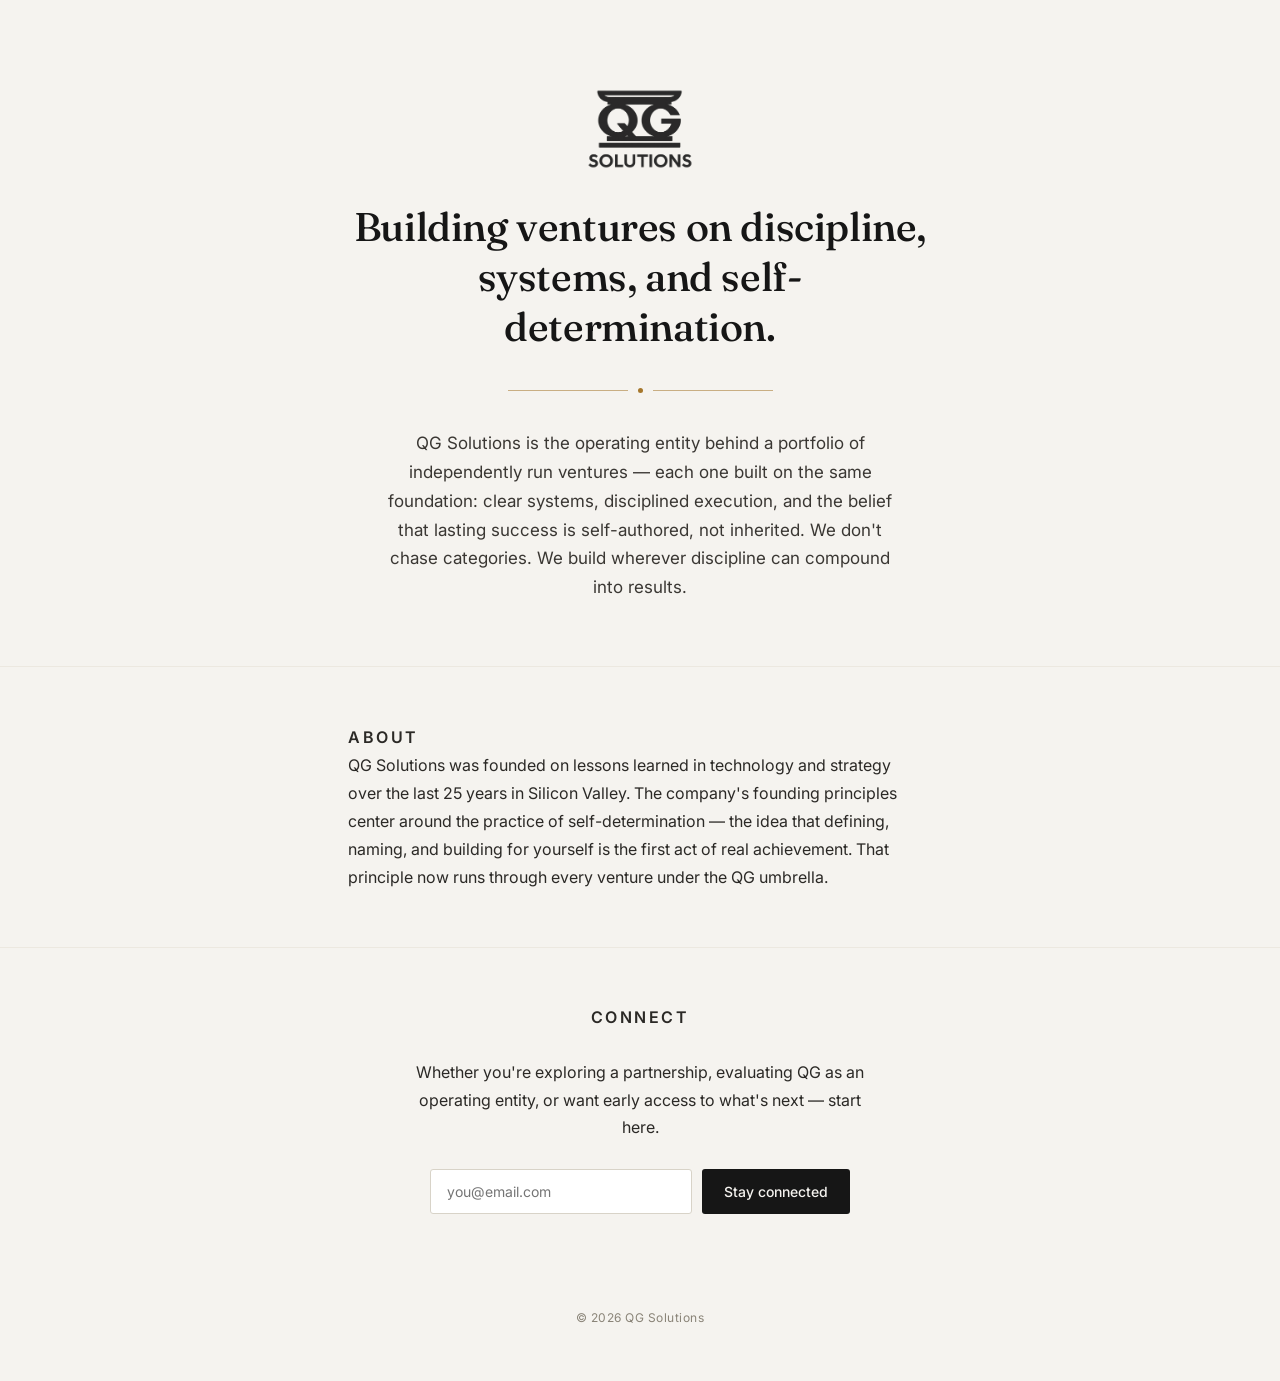
<file: index.html>
<!DOCTYPE html>
<html lang="en">
<head>
<meta charset="UTF-8">
<meta name="viewport" content="width=device-width, initial-scale=1.0">
<title>QG Solutions</title>
<meta name="description" content="QG Solutions is the operating entity behind a portfolio of independently run ventures built on discipline, systems, and self-determination.">
<meta name="theme-color" content="#F5F3EF">
<link rel="icon" type="image/png" href="assets/favicon.png">
<link rel="preconnect" href="https://fonts.googleapis.com">
<link rel="preconnect" href="https://fonts.gstatic.com" crossorigin>
<link href="https://fonts.googleapis.com/css2?family=Fraunces:opsz,wght@9..144,400;9..144,500;9..144,600&family=Inter:wght@400;500;600&display=swap" rel="stylesheet">
<link rel="stylesheet" href="assets/style.css">
</head>
<body>

  <header class="hero">
    <div class="wrap">
      <img class="logo" src="assets/logo.png" alt="QG Solutions">
      <h1 class="headline">Building ventures on discipline, systems, and self-determination.</h1>
      <div class="rule"><span class="rule-dot"></span></div>
      <p class="thesis">QG Solutions is the operating entity behind a portfolio of independently run ventures — each one built on the same foundation: clear systems, disciplined execution, and the belief that lasting success is self-authored, not inherited. We don't chase categories. We build wherever discipline can compound into results.</p>
    </div>
  </header>

  <section class="about">
    <div class="wrap">
      <p class="eyebrow">About</p>
      <p>QG Solutions was founded on lessons learned in technology and strategy over the last 25 years in Silicon Valley. The company's founding principles center around the practice of self-determination — the idea that defining, naming, and building for yourself is the first act of real achievement. That principle now runs through every venture under the QG umbrella.</p>
    </div>
  </section>

  <section class="contact">
    <div class="wrap">
      <p class="eyebrow" style="text-align:center;">Connect</p>
      <p>Whether you're exploring a partnership, evaluating QG as an operating entity, or want early access to what's next — start here.</p>

      <!-- EMAIL CAPTURE: replace YOUR_FORM_ID with your Formspree form ID (see README) -->
      <form action="https://formspree.io/f/YOUR_FORM_ID" method="POST">
        <input type="email" name="email" placeholder="you@email.com" aria-label="Email address" required>
        <input type="text" name="_gotcha" class="hp" tabindex="-1" autocomplete="off" aria-hidden="true">
        <button type="submit">Stay connected</button>
      </form>
    </div>
  </section>

  <footer>
    <p>&copy; 2026 QG Solutions</p>
  </footer>

</body>
</html>
</file>
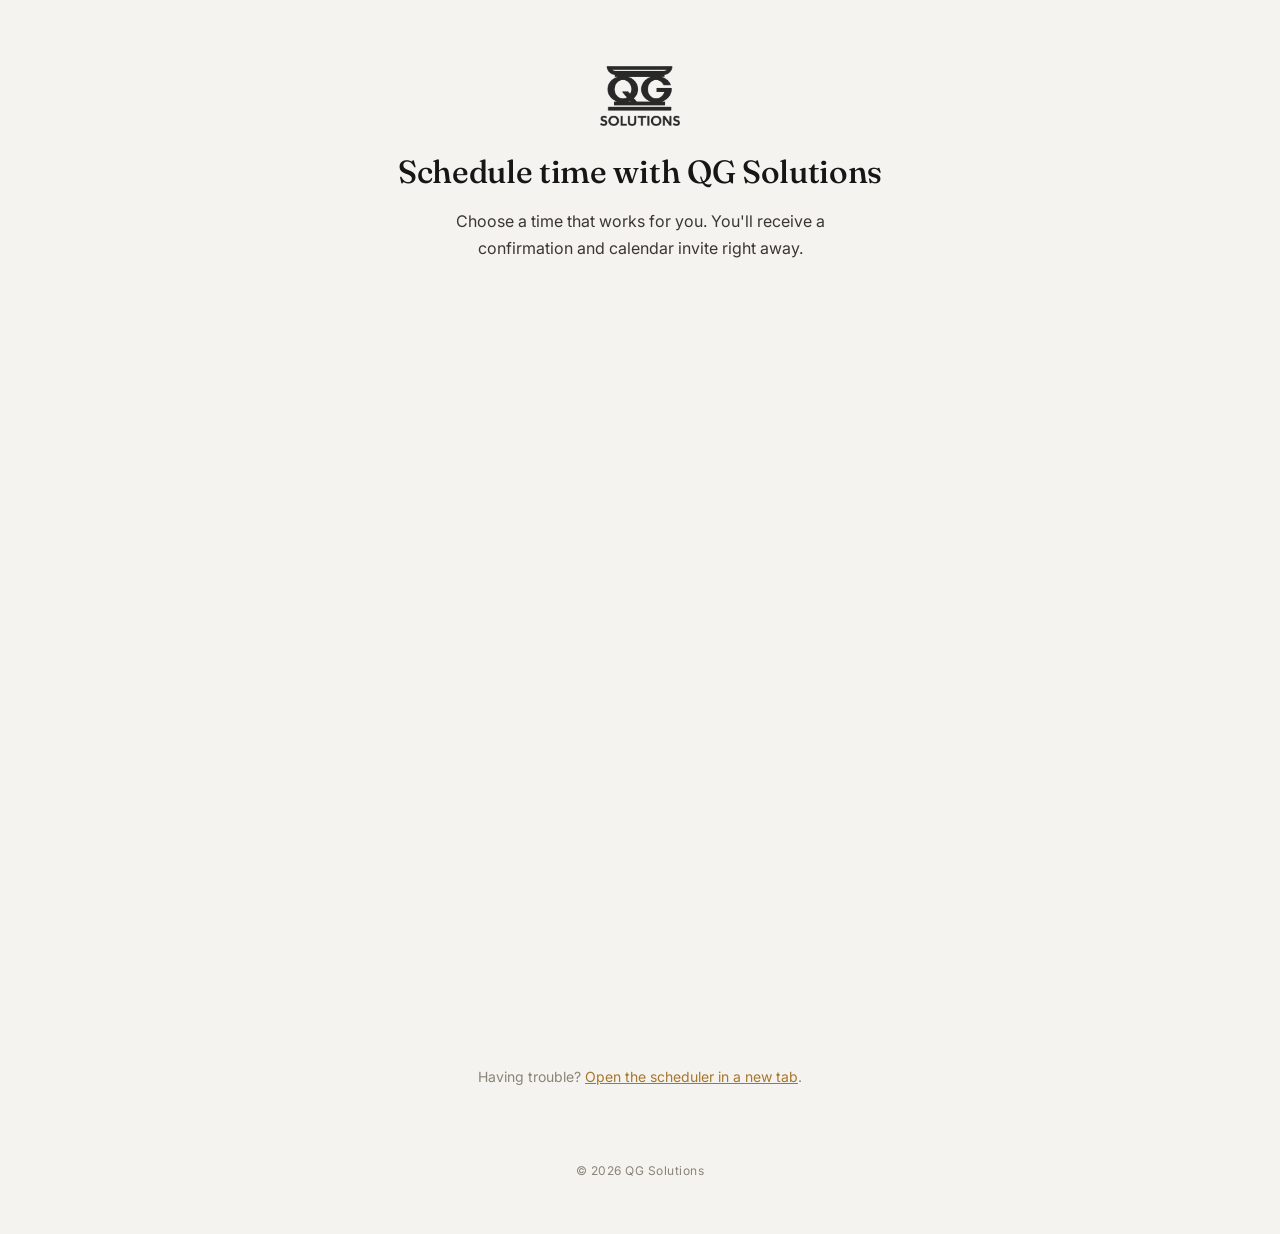
<file: meet-qg/index.html>
<!DOCTYPE html>
<html lang="en">
<head>
<meta charset="UTF-8">
<meta name="viewport" content="width=device-width, initial-scale=1.0">
<title>Schedule Time — QG Solutions</title>
<!-- UNLISTED PAGE: not linked from the main site, and asks search engines not to index it. -->
<meta name="robots" content="noindex, nofollow, noarchive">
<meta name="theme-color" content="#F5F3EF">
<link rel="icon" type="image/png" href="../assets/favicon.png">
<link rel="preconnect" href="https://fonts.googleapis.com">
<link rel="preconnect" href="https://fonts.gstatic.com" crossorigin>
<link href="https://fonts.googleapis.com/css2?family=Fraunces:opsz,wght@9..144,400;9..144,500;9..144,600&family=Inter:wght@400;500;600&display=swap" rel="stylesheet">
<link rel="stylesheet" href="../assets/style.css">
</head>
<body>

  <header class="book-hero">
    <div class="wrap">
      <img class="logo" src="../assets/logo.png" alt="QG Solutions">
      <h1 class="headline">Schedule time with QG Solutions</h1>
      <p>Choose a time that works for you. You'll receive a confirmation and calendar invite right away.</p>
    </div>
  </header>

  <main class="book-embed">
    <div id="calendly-embed" style="min-width:320px;height:760px;"></div>
    <p class="fallback"><noscript>JavaScript is needed to show the calendar. </noscript>Having trouble? <a id="calendly-fallback" href="https://calendly.com/talk-to-destah/30min" target="_blank" rel="noopener">Open the scheduler in a new tab</a>.</p>
  </main>

  <footer>
    <p>&copy; 2026 QG Solutions</p>
  </footer>

  <!-- EDIT THIS ONE LINE: your Calendly event link (Calendly > Event Types > copy link) -->
  <script>var CALENDLY_URL = "https://calendly.com/talk-to-destah/30min";</script>

  <script src="https://assets.calendly.com/assets/external/widget.js" async></script>
  <script>
    document.getElementById('calendly-fallback').href = CALENDLY_URL;
    window.addEventListener('load', function () {
      if (!window.Calendly) return;
      Calendly.initInlineWidget({
        url: CALENDLY_URL + '?hide_gdpr_banner=1&background_color=f5f3ef&text_color=161616&primary_color=a6772c',
        parentElement: document.getElementById('calendly-embed')
      });
    });
  </script>

</body>
</html>
</file>
<file: assets/style.css>
:root {
  --stone: #F5F3EF;
  --stone-dark: #ECE8E0;
  --ink: #161616;
  --bronze: #A6772C;
  --gray: #8A8478;
}
* { box-sizing: border-box; }
html { scroll-behavior: smooth; }
body {
  margin: 0;
  background: var(--stone);
  color: var(--ink);
  font-family: 'Inter', -apple-system, sans-serif;
  -webkit-font-smoothing: antialiased;
}
.wrap { max-width: 640px; margin: 0 auto; padding: 0 28px; }
header.hero { padding: 88px 0 64px; text-align: center; }
.logo { width: 108px; height: auto; margin-bottom: 28px; }
.headline {
  font-family: 'Fraunces', serif;
  font-weight: 500;
  font-size: clamp(28px, 4.4vw, 40px);
  line-height: 1.25;
  letter-spacing: -0.01em;
  margin: 0 0 36px;
}
.rule { display: flex; align-items: center; justify-content: center; gap: 10px; margin: 0 auto 36px; width: 100%; }
.rule::before, .rule::after { content: ''; height: 1px; background: var(--bronze); flex: 1; max-width: 120px; opacity: 0.55; }
.rule-dot { width: 5px; height: 5px; border-radius: 50%; background: var(--bronze); flex-shrink: 0; }
.thesis { font-size: 17px; line-height: 1.7; color: #3a3733; margin: 0 auto; max-width: 520px; }
section { padding: 56px 0; border-top: 1px solid var(--stone-dark); }
.eyebrow { font-size: 12px; font-weight: 600; letter-spacing: 0.16em; text-transform: uppercase; color: var(--bronze); margin: 0 0 18px; }
.about p { font-size: 16px; line-height: 1.75; color: #2b2926; margin: 0; max-width: 560px; }
.contact { text-align: center; }
.contact p { font-size: 16px; line-height: 1.7; color: #2b2926; max-width: 480px; margin: 0 auto 28px; }
form { display: flex; gap: 10px; max-width: 420px; margin: 0 auto; flex-wrap: wrap; justify-content: center; }
input[type="email"] {
  flex: 1; min-width: 220px; padding: 13px 16px; border: 1px solid #d8d3c8; background: #fff;
  border-radius: 3px; font-family: 'Inter', sans-serif; font-size: 14px; color: var(--ink);
}
input[type="email"]:focus { outline: 2px solid var(--bronze); outline-offset: 1px; }
.hp { position: absolute; left: -9999px; height: 0; width: 0; opacity: 0; }
button {
  padding: 13px 22px; background: var(--ink); color: var(--stone); border: none; border-radius: 3px;
  font-family: 'Inter', sans-serif; font-size: 14px; font-weight: 500; cursor: pointer; transition: background 0.2s ease;
}
button:hover { background: var(--bronze); }
button:focus-visible { outline: 2px solid var(--bronze); outline-offset: 2px; }
footer { padding: 40px 0 56px; text-align: center; }
footer p { font-size: 12px; color: var(--gray); letter-spacing: 0.04em; margin: 0; }

/* Booking page */
.book-hero { padding: 64px 0 24px; text-align: center; }
.book-hero .logo { width: 84px; margin-bottom: 20px; }
.book-hero .headline { font-size: clamp(24px, 3.6vw, 32px); margin-bottom: 16px; }
.book-hero p { font-size: 16px; line-height: 1.7; color: #3a3733; max-width: 460px; margin: 0 auto; }
.book-embed { max-width: 760px; margin: 0 auto; padding: 8px 16px 24px; }
.book-embed .fallback { text-align: center; font-size: 14px; color: var(--gray); }
.book-embed .fallback a { color: var(--bronze); }

@media (prefers-reduced-motion: reduce) { html { scroll-behavior: auto; } button { transition: none; } }
@media (max-width: 480px) { header.hero { padding: 64px 0 48px; } section { padding: 44px 0; } }
</file>
